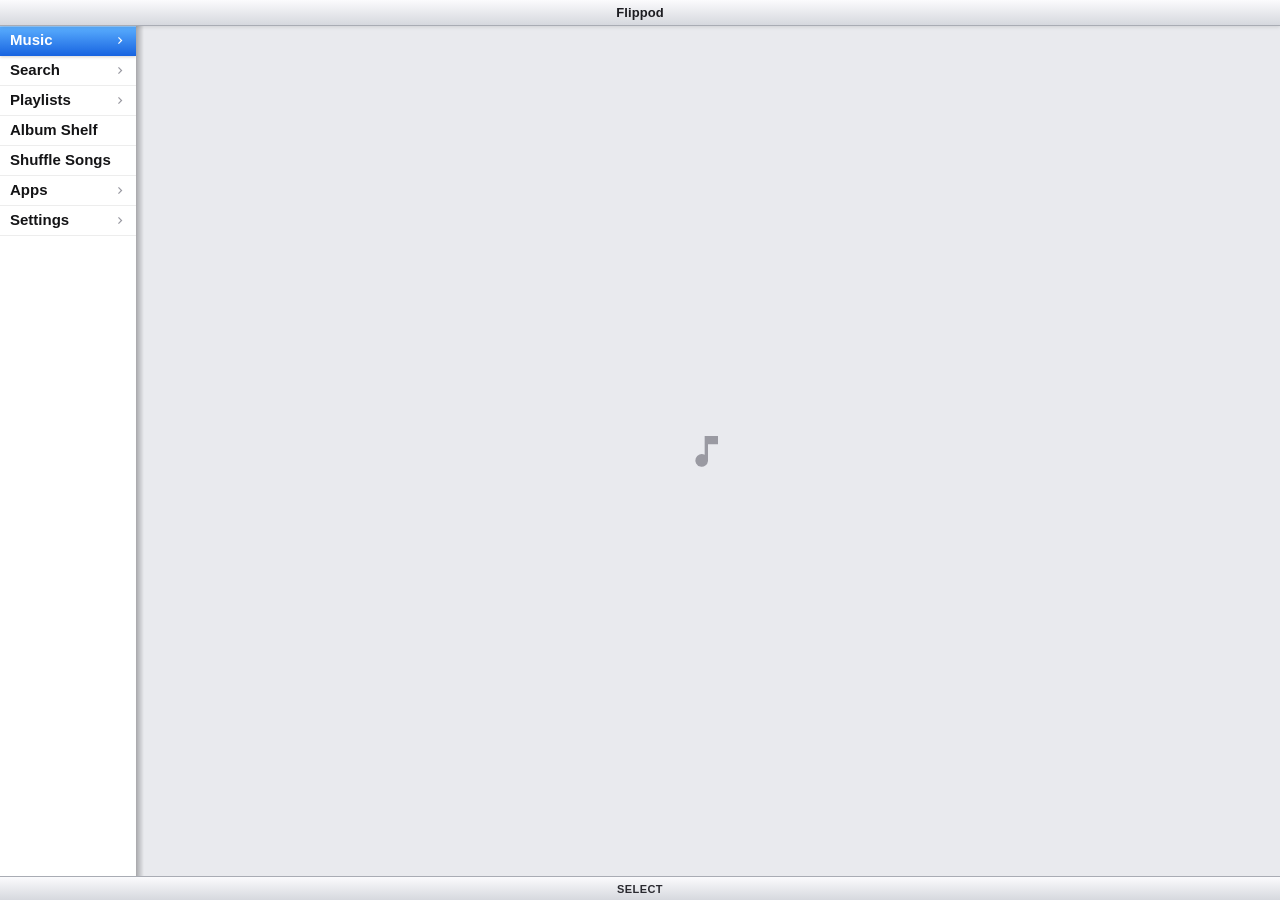
<file: app/index.html>
<!doctype html>
<html lang="en">
<head>
<meta charset="utf-8">
<meta name="viewport" content="width=device-width, user-scalable=no">
<title>Flippod</title>
<link rel="stylesheet" href="css/app.css">
<script src="http://shared.localhost/js/utils/common/lazy_loader.js"></script>
<script src="http://shared.localhost/js/session/task_scheduler.js"></script>
<script src="http://shared.localhost/js/session/lib_session.js"></script>
<script src="http://shared.localhost/js/session/settings/settings_observer.js"></script>
<script type="module" src="js/main.js"></script>
</head>
<body>
<div id="app">
  <header class="hdr"><div class="hdr-l"></div><div class="hdr-title"></div><div class="hdr-r"></div></header>
  <main class="views"></main>
  <footer class="sk"><span class="sk-l"></span><span class="sk-c"></span><span class="sk-r"></span></footer>
  <div id="splash"><div class="splash-logo"><div class="splash-disc"></div></div><div class="splash-name">Flippod</div></div>
</div>
</body>
</html>
</file>
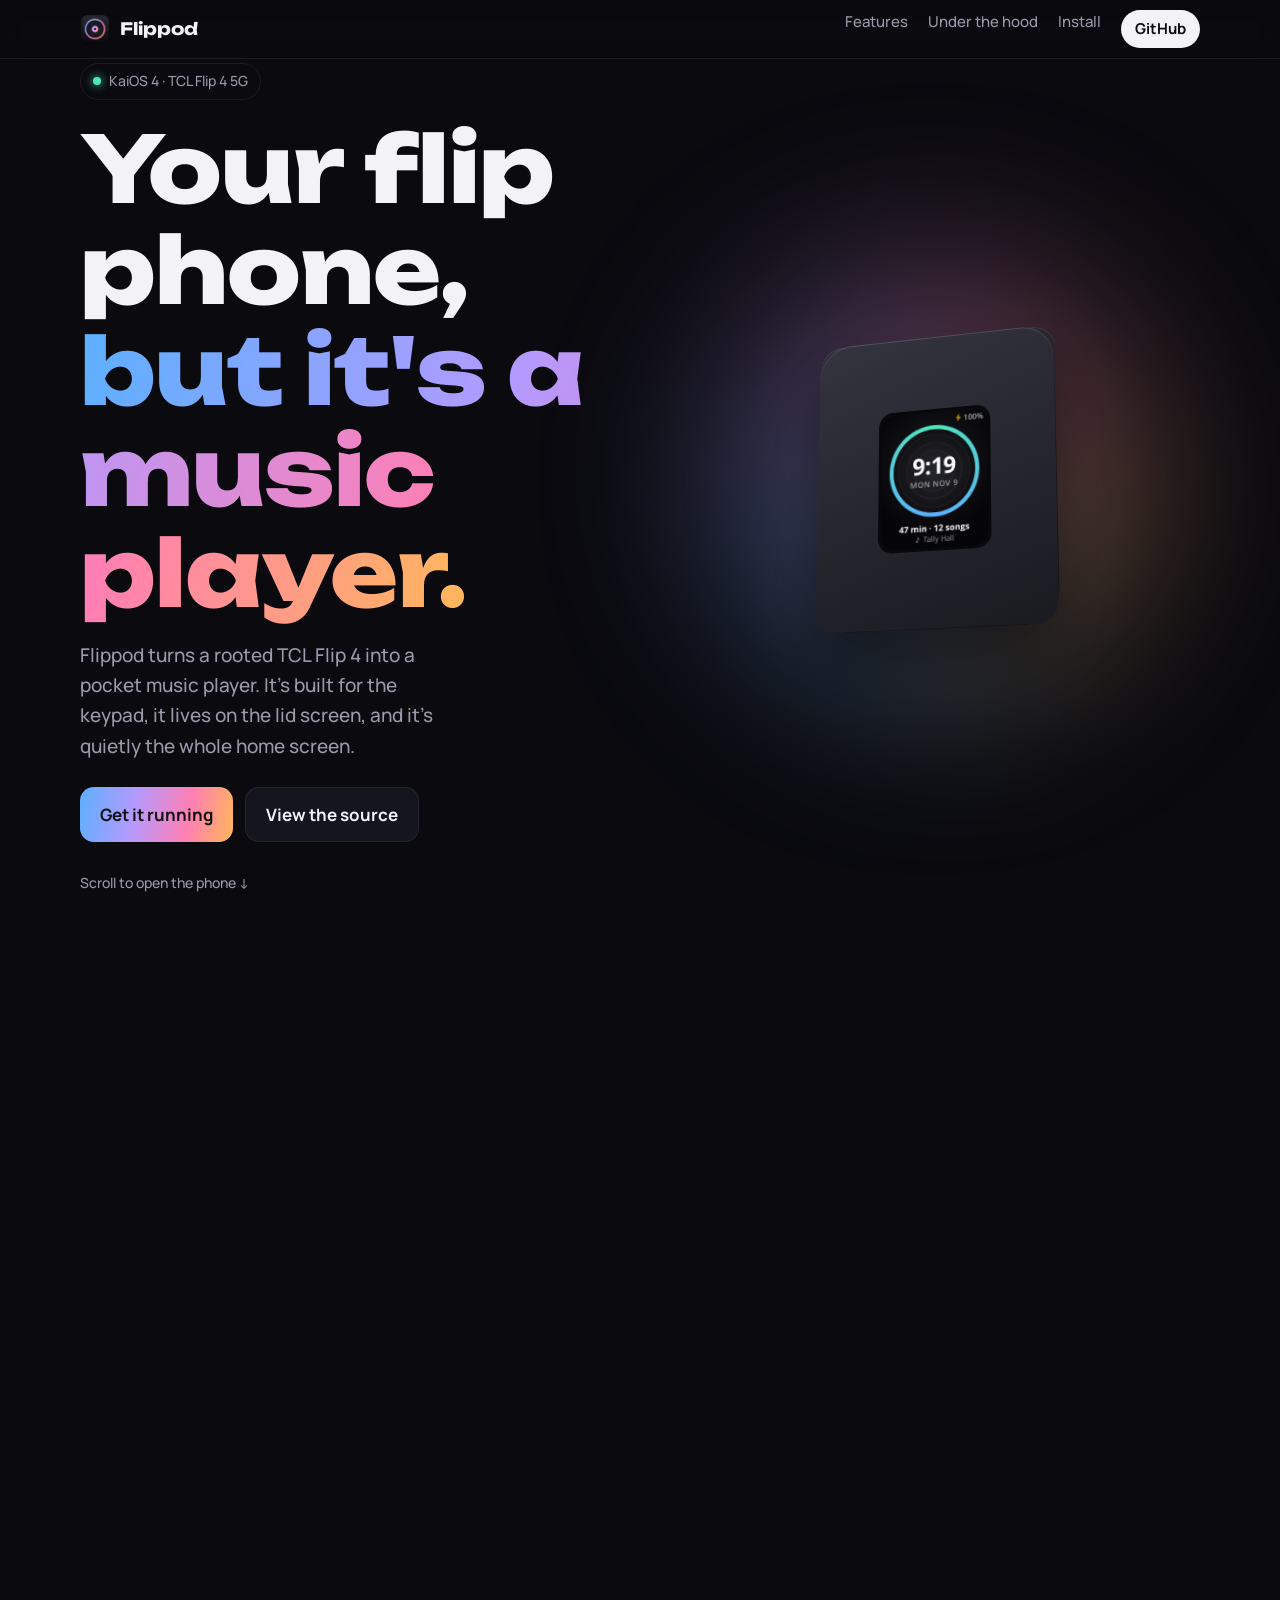
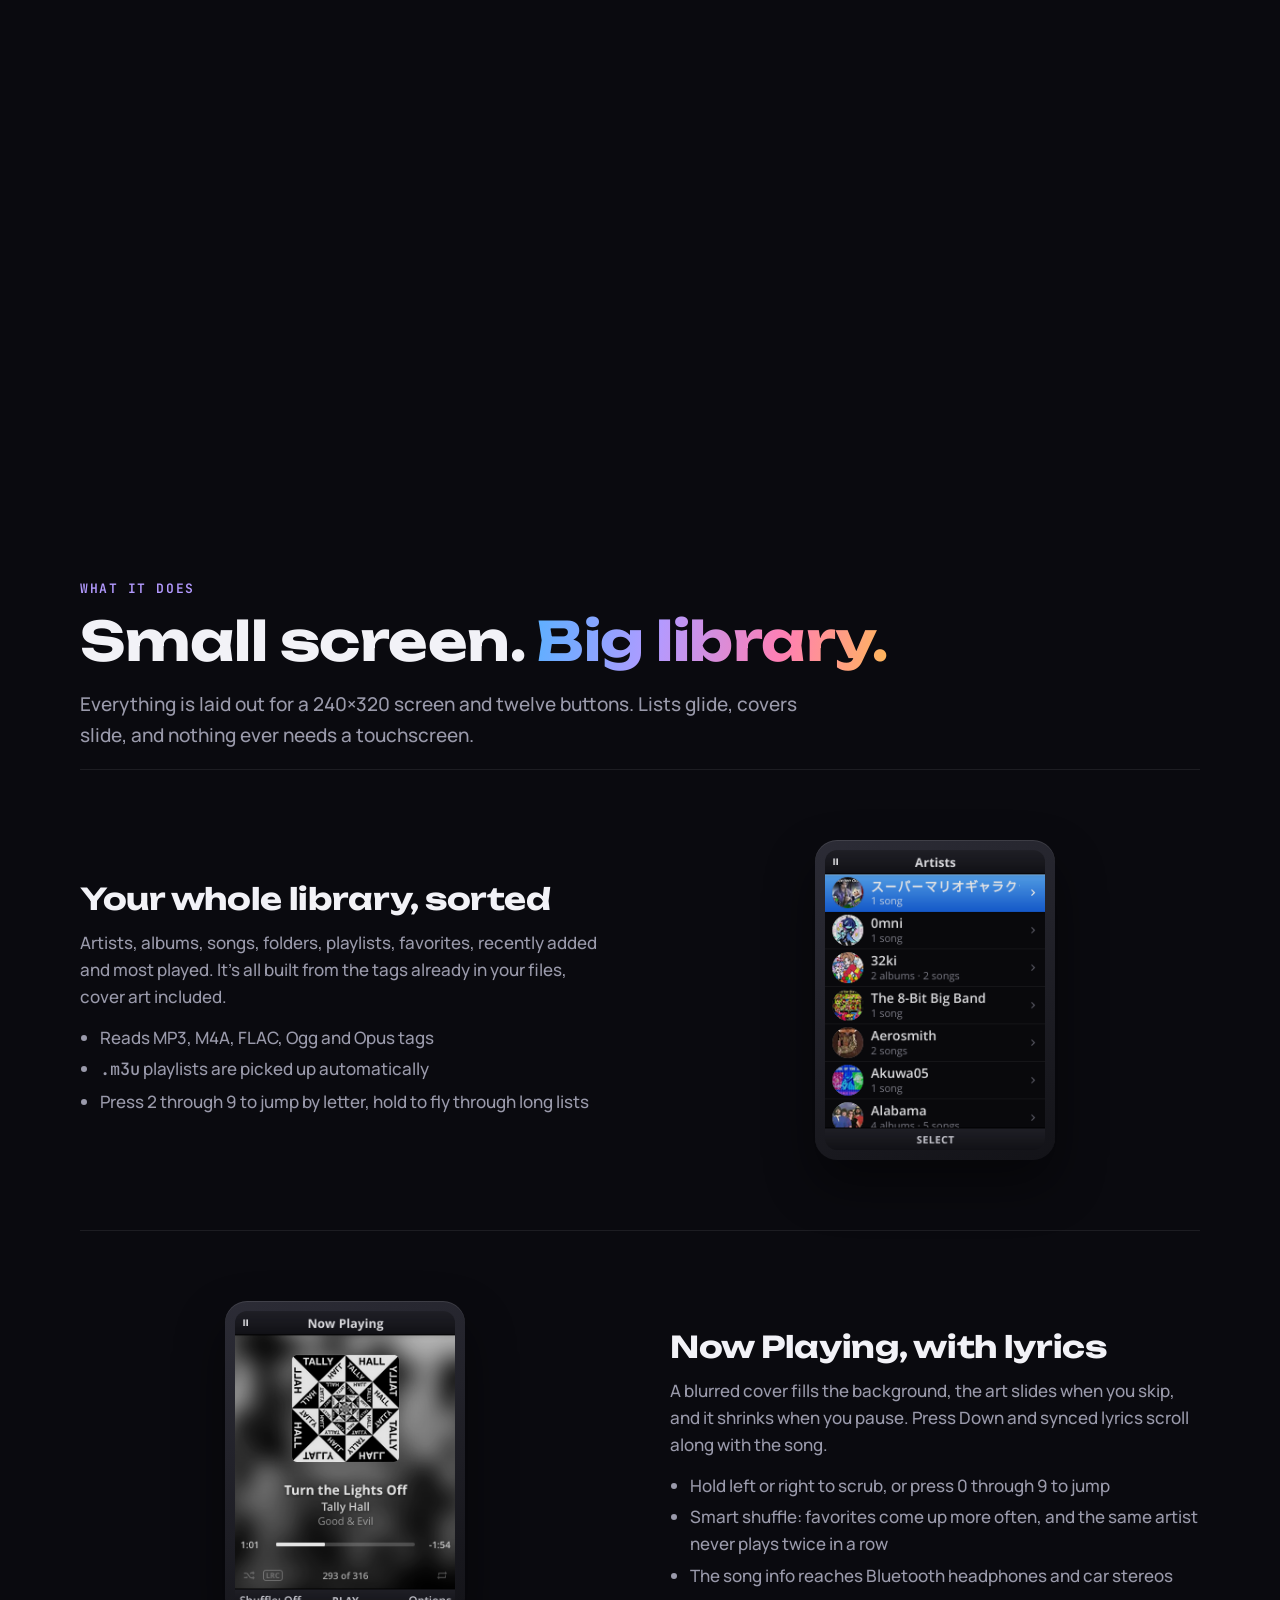
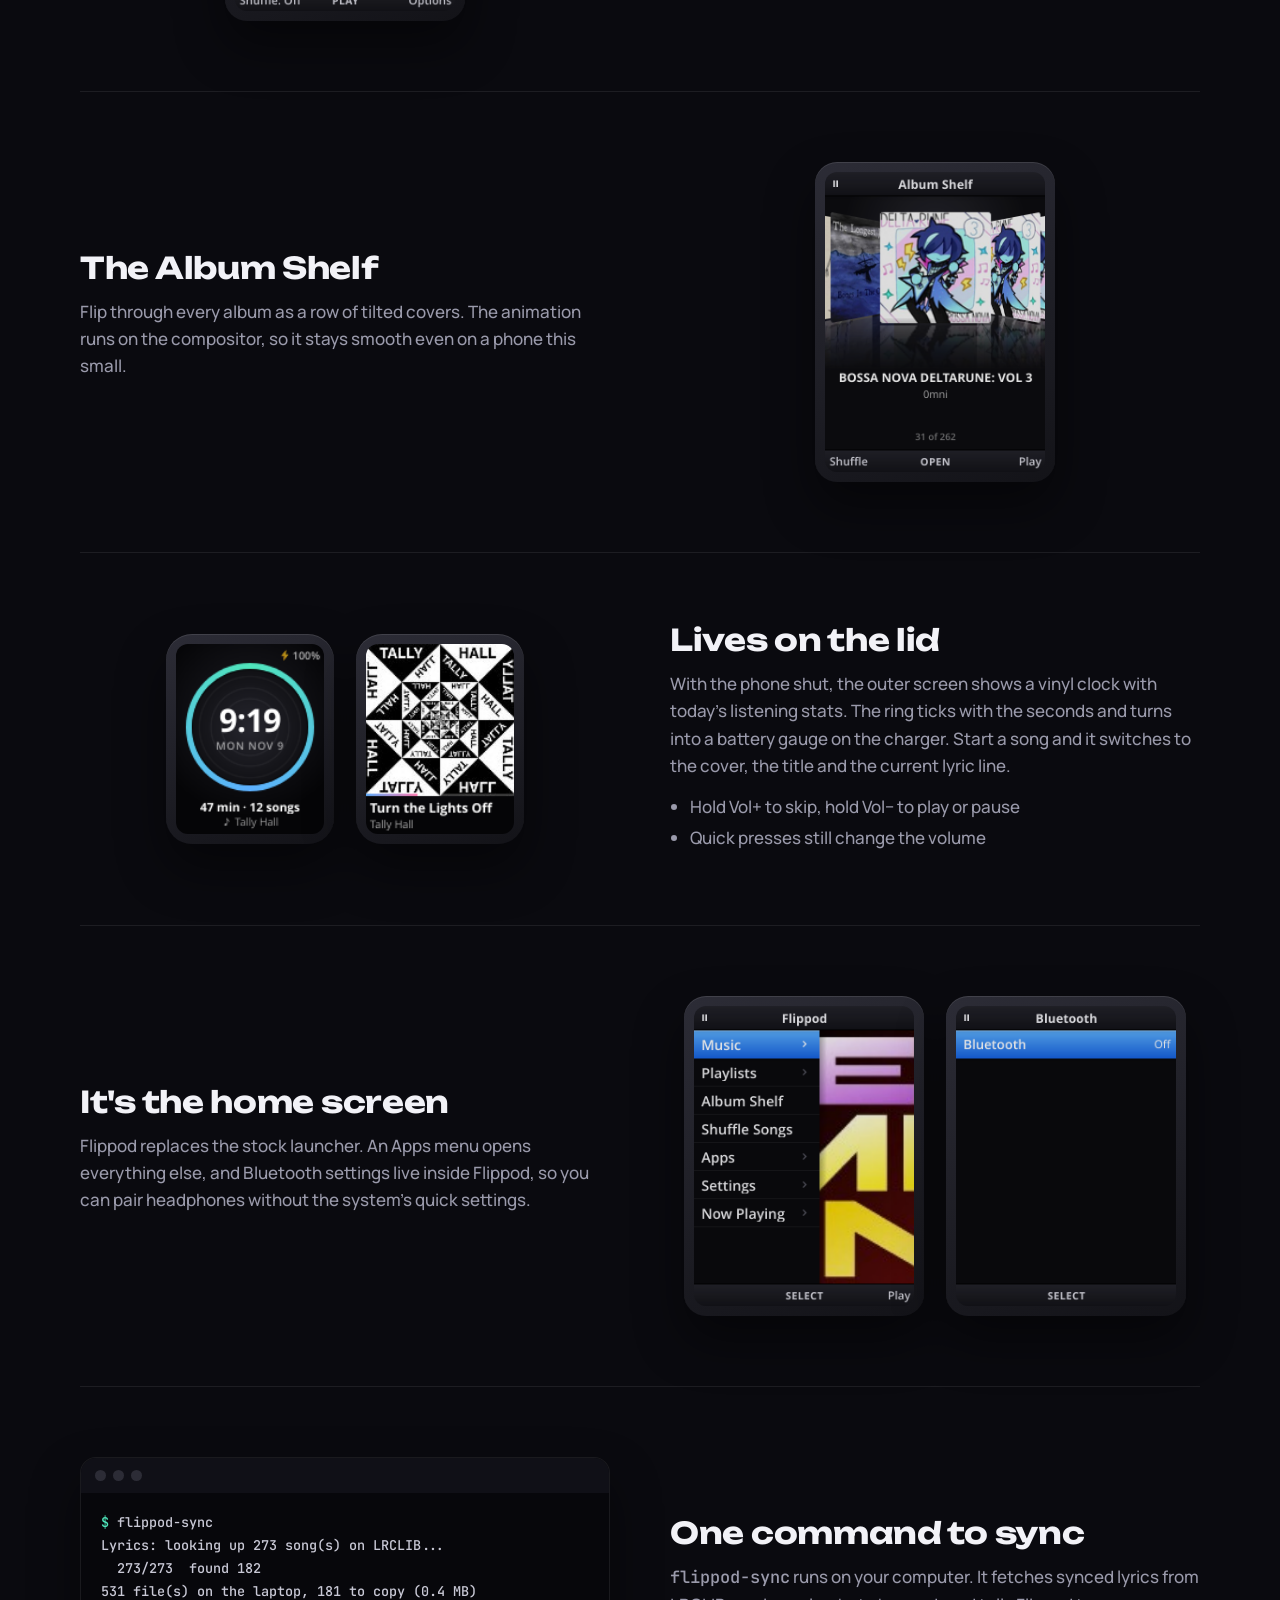
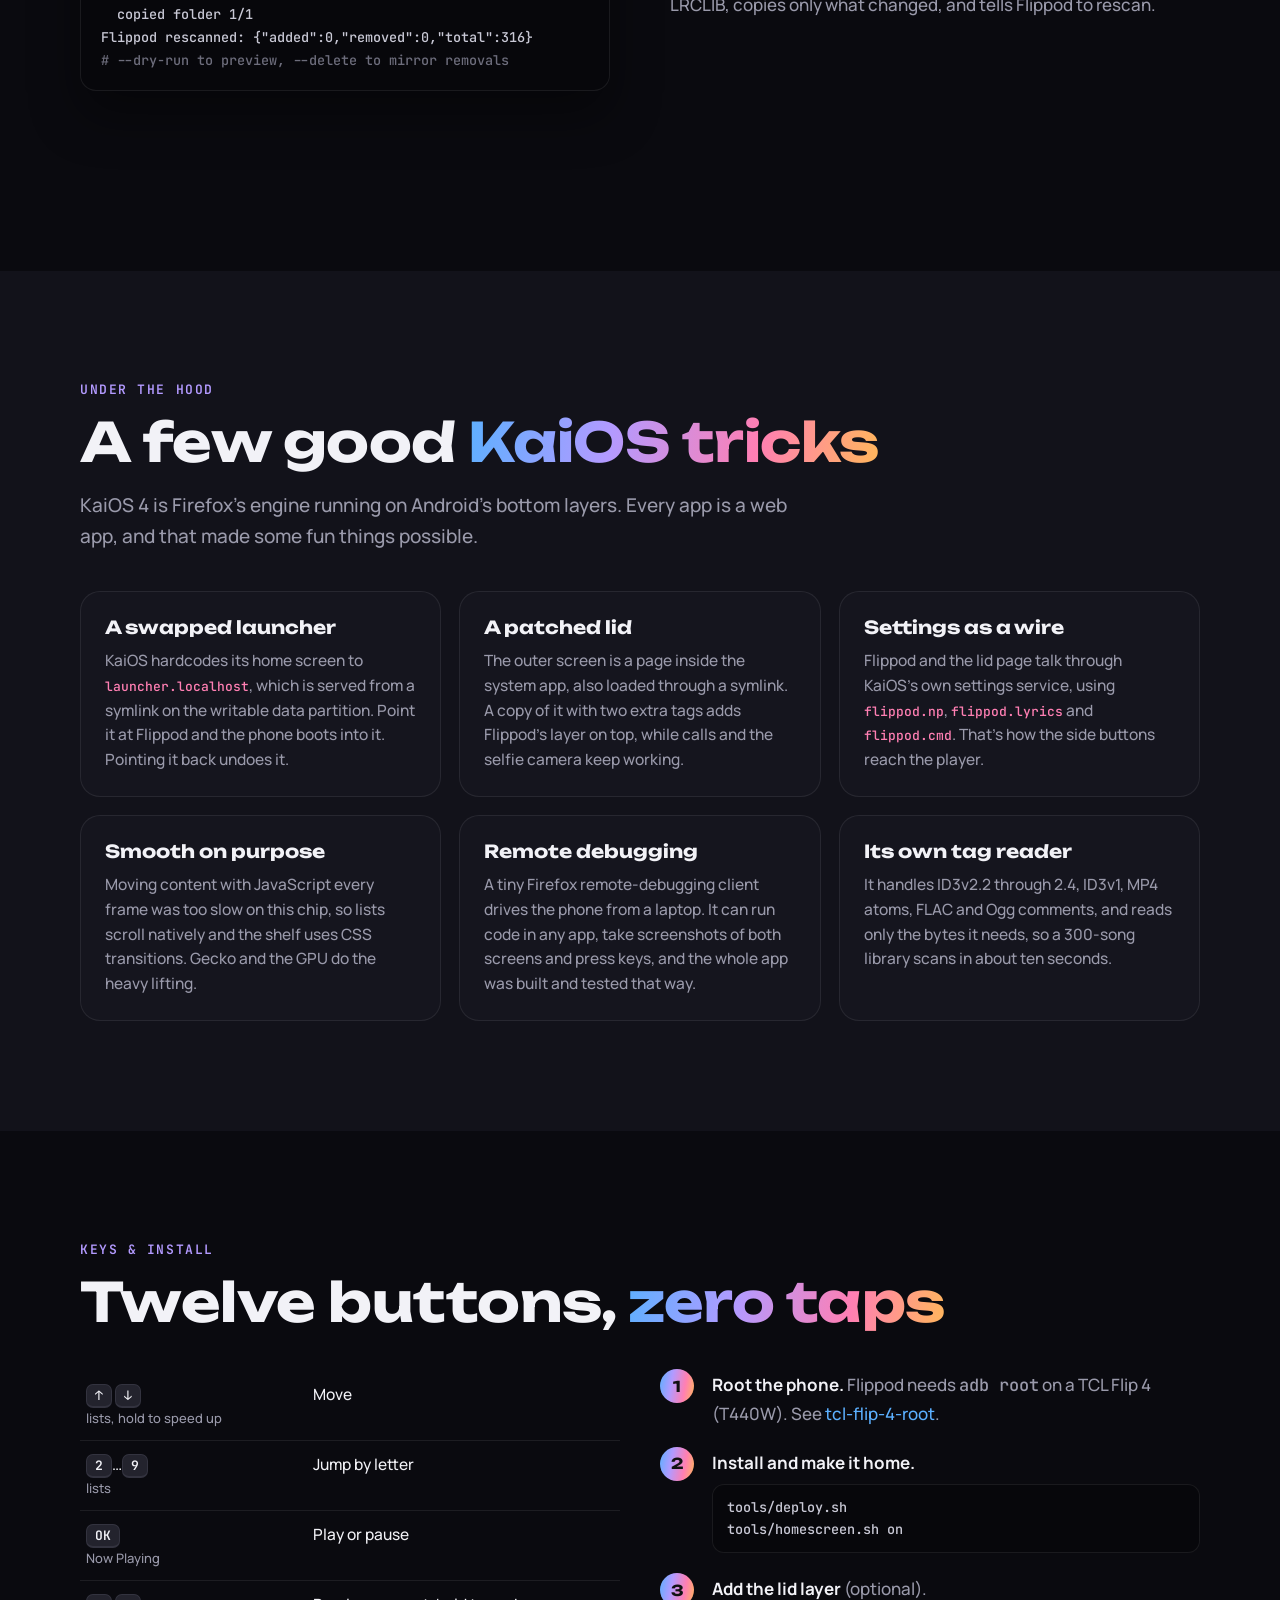
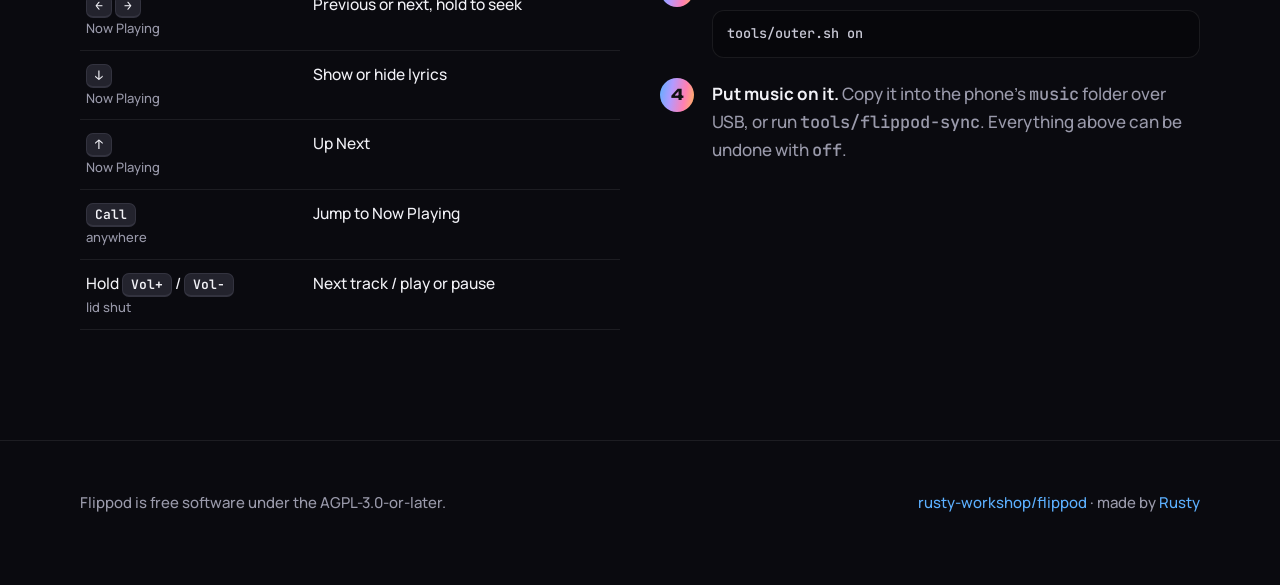
<file: docs/index.html>
<!doctype html>
<html lang="en">
<head>
<meta charset="utf-8">
<meta name="viewport" content="width=device-width, initial-scale=1">
<title>Flippod</title>
<meta name="description" content="A music player and home screen for the TCL Flip 4 5G, built for the keypad, the lid screen and KaiOS 4.">
<link rel="icon" href="img/icon.png">
<link rel="preconnect" href="https://fonts.googleapis.com">
<link rel="preconnect" href="https://fonts.gstatic.com" crossorigin>
<link href="https://fonts.googleapis.com/css2?family=Unbounded:wght@500;700;800&family=Manrope:wght@400;500;600;700&family=JetBrains+Mono:wght@400;600&display=swap" rel="stylesheet">
<style>
:root {
  --bg: #0a0a0f;
  --bg2: #12121a;
  --card: #15151e;
  --line: rgba(255, 255, 255, 0.08);
  --fg: #f2f2f7;
  --sub: #9a9aab;
  --blue: #5cb0ff;
  --violet: #b39aff;
  --pink: #ff7fb3;
  --amber: #ffb75a;
  --mint: #4fe6bb;
  --ring: conic-gradient(from 210deg, var(--blue), var(--violet), var(--pink), var(--amber), var(--blue));
  --grad: linear-gradient(100deg, var(--blue), var(--violet) 35%, var(--pink) 70%, var(--amber));
}
* { box-sizing: border-box; }
html { scroll-behavior: smooth; }
body { margin: 0; background: var(--bg); color: var(--fg); font: 500 17px/1.6 Manrope, system-ui, sans-serif; overflow-x: hidden; }
a { color: var(--blue); text-decoration: none; }
a:hover { text-decoration: underline; }
h1, h2, h3 { font-family: Unbounded, sans-serif; line-height: 1.1; margin: 0; letter-spacing: -0.01em; }
code, pre { font-family: "JetBrains Mono", monospace; }
.wrap { width: min(1120px, 100% - 32px); margin: 0 auto; }
.grad-text { background: var(--grad); -webkit-background-clip: text; background-clip: text; color: transparent; }

/* ---------- nav ---------- */
nav { position: fixed; inset: 0 0 auto; z-index: 50; backdrop-filter: blur(12px); background: rgba(10, 10, 15, 0.6); border-bottom: 1px solid var(--line); }
nav .wrap { display: flex; align-items: center; gap: 22px; height: 58px; }
.brand { display: flex; align-items: center; gap: 10px; font-family: Unbounded; font-weight: 700; color: var(--fg); }
.brand img { width: 30px; height: 30px; }
nav .links { margin-left: auto; display: flex; gap: 20px; font-size: 15px; }
nav .links a { color: var(--sub); }
nav .links a:hover { color: var(--fg); text-decoration: none; }
.gh { padding: 7px 14px; border-radius: 999px; background: var(--fg); color: var(--bg) !important; font-weight: 700; }
@media (max-width: 720px) { nav .links a:not(.gh) { display: none; } }

/* ---------- hero (scroll-driven flip) ---------- */
.hero { height: 230vh; position: relative; }
.hero-stick { position: sticky; top: 0; height: 100vh; display: grid; grid-template-columns: 1.05fr 1fr; align-items: center; gap: 30px; padding-top: 58px; }
.hero-copy .eyebrow { display: inline-flex; gap: 8px; align-items: center; padding: 6px 12px; border: 1px solid var(--line); border-radius: 999px; color: var(--sub); font-size: 14px; }
.hero-copy .eyebrow i { width: 8px; height: 8px; border-radius: 50%; background: var(--mint); box-shadow: 0 0 10px var(--mint); }
.hero-copy h1 { font-size: clamp(46px, 7.4vw, 92px); font-weight: 800; margin: 18px 0 16px; }
.hero-copy p { font-size: 19px; color: var(--sub); max-width: 32ch; margin: 0 0 26px; }
.cta { display: flex; gap: 12px; flex-wrap: wrap; }
.btn { display: inline-flex; align-items: center; gap: 8px; padding: 13px 20px; border-radius: 14px; font-weight: 700; border: 1px solid var(--line); color: var(--fg); background: var(--card); }
.btn.primary { border: 0; background: var(--grad); color: #111; }
.btn:hover { text-decoration: none; transform: translateY(-1px); }
.scroll-hint { margin-top: 30px; color: var(--sub); font-size: 14px; opacity: calc(1 - var(--open, 0) * 3); }

.stage { position: relative; height: 640px; perspective: 1400px; display: flex; justify-content: center; align-items: center; }
.glow { position: absolute; width: 440px; height: 440px; border-radius: 50%; background: var(--ring); filter: blur(90px); opacity: .35; }
.phone { position: relative; width: 250px; transform-style: preserve-3d; transform: translateY(calc(var(--open, 0) * 150px)) rotateX(calc(14deg - var(--open, 0) * 10deg)) rotateY(calc(-18deg + var(--open, 0) * 14deg)); }
.half { position: relative; width: 250px; height: 300px; border-radius: 30px; background: linear-gradient(160deg, #2e2e38, #17171d 60%, #101015); box-shadow: inset 0 1px 0 rgba(255, 255, 255, 0.12), 0 30px 60px rgba(0, 0, 0, 0.5); }
.base { display: flex; flex-direction: column; align-items: center; padding-top: 26px; gap: 12px; border-radius: 22px 22px 34px 34px; transform: translateZ(-3px); }
.lid { position: absolute; left: 0; bottom: 100%; transform-origin: 50% 100%; transform-style: preserve-3d; transform: rotateX(calc(-180deg + var(--open, 0) * 180deg)); border-radius: 34px 34px 22px 22px; background: none; box-shadow: none; }
.lid .face { position: absolute; inset: 0; border-radius: inherit; backface-visibility: hidden; display: flex; align-items: center; justify-content: center; box-shadow: inset 0 1px 0 rgba(255, 255, 255, 0.12), 0 30px 60px rgba(0, 0, 0, 0.5); }
.lid .inside { background: linear-gradient(160deg, #24242c, #111116); }
.lid .outside { transform: rotateY(180deg) rotateZ(180deg); background: linear-gradient(160deg, #34343f, #1a1a21); box-shadow: inset 0 1px 0 rgba(255, 255, 255, 0.15); }
.screen { width: 206px; height: 258px; border-radius: 10px; overflow: hidden; background: #000; box-shadow: 0 0 0 3px #08080b, 0 0 0 4px rgba(255, 255, 255, 0.06); }
.screen img { width: 100%; height: 100%; object-fit: cover; display: block; }
.mini { width: 112px; height: 140px; border-radius: 12px; overflow: hidden; box-shadow: 0 0 0 3px #08080b; }
.mini img { width: 100%; height: 100%; object-fit: cover; display: block; }
.dpad { width: 86px; height: 52px; border-radius: 26px; background: linear-gradient(#3a3a46, #24242c); box-shadow: inset 0 1px 0 rgba(255, 255, 255, 0.12); display: flex; align-items: center; justify-content: center; }
.dpad i { width: 30px; height: 22px; border-radius: 9px; background: #15151b; }
.keys { display: grid; grid-template-columns: repeat(3, 56px); gap: 9px 12px; }
.keys span { height: 26px; border-radius: 9px; background: linear-gradient(#30303a, #1d1d24); box-shadow: inset 0 1px 0 rgba(255, 255, 255, 0.1); font: 600 12px Manrope; color: #8d8d9c; display: flex; align-items: center; justify-content: center; }
@media (max-width: 860px) {
  .hero { height: auto; }
  .hero-stick { position: relative; height: auto; grid-template-columns: 1fr; padding-top: 96px; gap: 0; }
  .hero-copy p { max-width: none; }
  .scroll-hint { display: none; }
  .stage { height: 470px; margin-top: 10px; }
  .phone { transform: scale(.72) translateY(170px); }
}

/* ---------- sections ---------- */
section { padding: 110px 0; }
.kicker { font: 600 13px "JetBrains Mono", monospace; letter-spacing: .12em; text-transform: uppercase; color: var(--violet); margin-bottom: 14px; }
.sec-title { font-size: clamp(32px, 4.6vw, 54px); margin-bottom: 18px; }
.lead { color: var(--sub); font-size: 19px; max-width: 60ch; }
.feature { display: grid; grid-template-columns: 1fr 1fr; gap: 60px; align-items: center; padding: 70px 0; border-top: 1px solid var(--line); }
.feature:nth-child(even) .shots { order: -1; }
.feature h3 { font-size: 30px; margin-bottom: 14px; }
.feature p { color: var(--sub); margin: 0 0 14px; }
.feature ul { margin: 0; padding-left: 20px; color: var(--sub); }
.feature li { margin: 4px 0; }
.shots { display: flex; justify-content: center; gap: 22px; flex-wrap: wrap; }
.device { width: 240px; aspect-ratio: 3 / 4; border-radius: 22px; padding: 10px; background: linear-gradient(160deg, #2c2c36, #131318); box-shadow: 0 24px 50px rgba(0, 0, 0, 0.45), inset 0 1px 0 rgba(255, 255, 255, 0.1); transform: translateY(var(--ty, 30px)); opacity: var(--op, 0); transition: transform .9s cubic-bezier(.2, .85, .25, 1), opacity .9s ease; }
.device.small { width: 168px; aspect-ratio: 4 / 5; border-radius: 26px; }
.device img { width: 100%; height: 100%; border-radius: 12px; display: block; object-fit: cover; }
.device.swap { position: relative; }
.device.swap img + img { position: absolute; inset: 10px; width: calc(100% - 20px); height: calc(100% - 20px); opacity: 0; transition: opacity .8s ease; }
.device.swap.alt img + img { opacity: 1; }
.in .device { --ty: 0px; --op: 1; }
.in .device:nth-child(2) { transition-delay: .12s; }
@media (max-width: 860px) {
  .feature { grid-template-columns: 1fr; gap: 34px; }
  .feature:nth-child(even) .shots { order: 0; }
}

/* terminal */
.term { background: #07070b; border: 1px solid var(--line); border-radius: 16px; overflow: hidden; box-shadow: 0 24px 50px rgba(0, 0, 0, 0.4); }
.term .bar { display: flex; gap: 7px; padding: 12px 14px; background: #101017; }
.term .bar i { width: 11px; height: 11px; border-radius: 50%; background: #2c2c36; }
.term pre { margin: 0; padding: 18px 20px; font-size: 13.5px; line-height: 1.7; color: #c9c9d6; white-space: pre-wrap; }
.term .p { color: var(--mint); }
.term .d { color: #6d6d7c; }

/* under the hood */
.hood { display: grid; grid-template-columns: repeat(3, 1fr); gap: 18px; margin-top: 40px; }
.card { background: var(--card); border: 1px solid var(--line); border-radius: 20px; padding: 24px; }
.card h4 { font: 700 18px Unbounded; margin: 0 0 10px; }
.card p { margin: 0; color: var(--sub); font-size: 15.5px; }
.card code { font-size: 13px; color: var(--pink); }
@media (max-width: 860px) { .hood { grid-template-columns: 1fr; } }

/* keys + install */
.split { display: grid; grid-template-columns: 1fr 1fr; gap: 40px; margin-top: 40px; }
table { width: 100%; border-collapse: collapse; font-size: 15.5px; }
td { padding: 11px 6px; border-bottom: 1px solid var(--line); vertical-align: top; }
td:first-child { width: 42%; }
kbd { display: inline-block; padding: 2px 8px; border-radius: 7px; background: #23232d; border: 1px solid #33333f; border-bottom-width: 2px; font: 600 13px "JetBrains Mono", monospace; color: var(--fg); }
.where { display: block; color: var(--sub); font-size: 13px; }
.steps { counter-reset: s; list-style: none; padding: 0; margin: 0; }
.steps li { counter-increment: s; position: relative; padding: 0 0 22px 52px; color: var(--sub); }
.steps li::before { content: counter(s); position: absolute; left: 0; top: -2px; width: 34px; height: 34px; border-radius: 50%; display: flex; align-items: center; justify-content: center; font: 700 15px Unbounded; color: #111; background: var(--grad); }
.steps b { color: var(--fg); }
.steps pre { margin: 8px 0 0; padding: 12px 14px; border-radius: 12px; background: #07070b; border: 1px solid var(--line); color: #c9c9d6; font-size: 13.5px; overflow-x: auto; }
@media (max-width: 860px) { .split { grid-template-columns: 1fr; } }

footer { padding: 50px 0 70px; border-top: 1px solid var(--line); color: var(--sub); font-size: 15px; }
footer .wrap { display: flex; gap: 20px; flex-wrap: wrap; justify-content: space-between; align-items: center; }

@media (prefers-reduced-motion: reduce) {
  .hero { height: auto; }
  .hero-stick { position: relative; }
  .device { --ty: 0px; --op: 1; transition: none; }
}
</style>
</head>
<body>
<nav>
  <div class="wrap">
    <a class="brand" href="#"><img src="img/icon.png" alt="">Flippod</a>
    <div class="links">
      <a href="#features">Features</a>
      <a href="#hood">Under the hood</a>
      <a href="#install">Install</a>
      <a class="gh" href="https://github.com/rusty-workshop/flippod">GitHub</a>
    </div>
  </div>
</nav>

<header class="hero" id="top">
  <div class="hero-stick wrap">
    <div class="hero-copy">
      <span class="eyebrow"><i></i>KaiOS 4 · TCL Flip 4 5G</span>
      <h1>Your flip phone,<br><span class="grad-text">but it's a music player.</span></h1>
      <p>Flippod turns a rooted TCL Flip 4 into a pocket music player. It's built for the keypad, it lives on the lid screen, and it's quietly the whole home screen.</p>
      <div class="cta">
        <a class="btn primary" href="#install">Get it running</a>
        <a class="btn" href="https://github.com/rusty-workshop/flippod">View the source</a>
      </div>
      <div class="scroll-hint">Scroll to open the phone ↓</div>
    </div>
    <div class="stage" aria-hidden="true">
      <div class="glow"></div>
      <div class="phone">
        <div class="half lid">
          <div class="face inside"><div class="screen"><img src="img/main.png" alt=""></div></div>
          <div class="face outside"><div class="mini"><img src="img/lid-clock.png" alt=""></div></div>
        </div>
        <div class="half base">
          <div class="dpad"><i></i></div>
          <div class="keys">
            <span>1</span><span>2 abc</span><span>3 def</span>
            <span>4 ghi</span><span>5 jkl</span><span>6 mno</span>
            <span>7 pqrs</span><span>8 tuv</span><span>9 wxyz</span>
          </div>
        </div>
      </div>
    </div>
  </div>
</header>

<main>
<section id="features">
  <div class="wrap">
    <div class="kicker">What it does</div>
    <h2 class="sec-title">Small screen. <span class="grad-text">Big library.</span></h2>
    <p class="lead">Everything is laid out for a 240×320 screen and twelve buttons. Lists glide, covers slide, and nothing ever needs a touchscreen.</p>

    <div class="features">
      <div class="feature reveal">
        <div>
          <h3>Your whole library, sorted</h3>
          <p>Artists, albums, songs, folders, playlists, favorites, recently added and most played. It's all built from the tags already in your files, cover art included.</p>
          <ul>
            <li>Reads MP3, M4A, FLAC, Ogg and Opus tags</li>
            <li><code>.m3u</code> playlists are picked up automatically</li>
            <li>Press 2 through 9 to jump by letter, hold to fly through long lists</li>
          </ul>
        </div>
        <div class="shots"><div class="device"><img src="img/artists.png" alt="Artists list with round artist art"></div></div>
      </div>

      <div class="feature reveal">
        <div>
          <h3>Now Playing, with lyrics</h3>
          <p>A blurred cover fills the background, the art slides when you skip, and it shrinks when you pause. Press Down and synced lyrics scroll along with the song.</p>
          <ul>
            <li>Hold left or right to scrub, or press 0 through 9 to jump</li>
            <li>Smart shuffle: favorites come up more often, and the same artist never plays twice in a row</li>
            <li>The song info reaches Bluetooth headphones and car stereos</li>
          </ul>
        </div>
        <div class="shots"><div class="device swap" id="np-swap"><img src="img/nowplaying.png" alt="Now Playing screen"><img src="img/lyrics.png" alt="Synced lyrics view"></div></div>
      </div>

      <div class="feature reveal">
        <div>
          <h3>The Album Shelf</h3>
          <p>Flip through every album as a row of tilted covers. The animation runs on the compositor, so it stays smooth even on a phone this small.</p>
        </div>
        <div class="shots"><div class="device"><img src="img/shelf.png" alt="3D album shelf"></div></div>
      </div>

      <div class="feature reveal">
        <div>
          <h3>Lives on the lid</h3>
          <p>With the phone shut, the outer screen shows a vinyl clock with today's listening stats. The ring ticks with the seconds and turns into a battery gauge on the charger. Start a song and it switches to the cover, the title and the current lyric line.</p>
          <ul>
            <li>Hold Vol+ to skip, hold Vol− to play or pause</li>
            <li>Quick presses still change the volume</li>
          </ul>
        </div>
        <div class="shots"><div class="device small"><img src="img/lid-clock.png" alt="Vinyl clock on the lid screen"></div><div class="device small"><img src="img/lid-np.png" alt="Now playing on the lid screen"></div></div>
      </div>

      <div class="feature reveal">
        <div>
          <h3>It's the home screen</h3>
          <p>Flippod replaces the stock launcher. An Apps menu opens everything else, and Bluetooth settings live inside Flippod, so you can pair headphones without the system's quick settings.</p>
        </div>
        <div class="shots"><div class="device"><img src="img/main.png" alt="Main menu"></div><div class="device"><img src="img/bluetooth.png" alt="Bluetooth settings"></div></div>
      </div>

      <div class="feature reveal">
        <div>
          <h3>One command to sync</h3>
          <p><code>flippod-sync</code> runs on your computer. It fetches synced lyrics from LRCLIB, copies only what changed, and tells Flippod to rescan.</p>
        </div>
        <div class="shots" style="display:block">
          <div class="term"><div class="bar"><i></i><i></i><i></i></div>
<pre><span class="p">$</span> flippod-sync
Lyrics: looking up 273 song(s) on LRCLIB...
  273/273  found 182
531 file(s) on the laptop, 181 to copy (0.4 MB)
  copied folder 1/1
Flippod rescanned: {"added":0,"removed":0,"total":316}
<span class="d"># --dry-run to preview, --delete to mirror removals</span></pre></div>
        </div>
      </div>
    </div>
  </div>
</section>

<section id="hood" style="background: var(--bg2)">
  <div class="wrap">
    <div class="kicker">Under the hood</div>
    <h2 class="sec-title">A few good <span class="grad-text">KaiOS tricks</span></h2>
    <p class="lead">KaiOS 4 is Firefox's engine running on Android's bottom layers. Every app is a web app, and that made some fun things possible.</p>
    <div class="hood">
      <div class="card"><h4>A swapped launcher</h4><p>KaiOS hardcodes its home screen to <code>launcher.localhost</code>, which is served from a symlink on the writable data partition. Point it at Flippod and the phone boots into it. Pointing it back undoes it.</p></div>
      <div class="card"><h4>A patched lid</h4><p>The outer screen is a page inside the system app, also loaded through a symlink. A copy of it with two extra tags adds Flippod's layer on top, while calls and the selfie camera keep working.</p></div>
      <div class="card"><h4>Settings as a wire</h4><p>Flippod and the lid page talk through KaiOS's own settings service, using <code>flippod.np</code>, <code>flippod.lyrics</code> and <code>flippod.cmd</code>. That's how the side buttons reach the player.</p></div>
      <div class="card"><h4>Smooth on purpose</h4><p>Moving content with JavaScript every frame was too slow on this chip, so lists scroll natively and the shelf uses CSS transitions. Gecko and the GPU do the heavy lifting.</p></div>
      <div class="card"><h4>Remote debugging</h4><p>A tiny Firefox remote-debugging client drives the phone from a laptop. It can run code in any app, take screenshots of both screens and press keys, and the whole app was built and tested that way.</p></div>
      <div class="card"><h4>Its own tag reader</h4><p>It handles ID3v2.2 through 2.4, ID3v1, MP4 atoms, FLAC and Ogg comments, and reads only the bytes it needs, so a 300-song library scans in about ten seconds.</p></div>
    </div>
  </div>
</section>

<section id="install">
  <div class="wrap">
    <div class="kicker">Keys &amp; install</div>
    <h2 class="sec-title">Twelve buttons, <span class="grad-text">zero taps</span></h2>
    <div class="split">
      <table>
        <tr><td><kbd>↑</kbd> <kbd>↓</kbd><span class="where">lists, hold to speed up</span></td><td>Move</td></tr>
        <tr><td><kbd>2</kbd>…<kbd>9</kbd><span class="where">lists</span></td><td>Jump by letter</td></tr>
        <tr><td><kbd>OK</kbd><span class="where">Now Playing</span></td><td>Play or pause</td></tr>
        <tr><td><kbd>←</kbd> <kbd>→</kbd><span class="where">Now Playing</span></td><td>Previous or next, hold to seek</td></tr>
        <tr><td><kbd>↓</kbd><span class="where">Now Playing</span></td><td>Show or hide lyrics</td></tr>
        <tr><td><kbd>↑</kbd><span class="where">Now Playing</span></td><td>Up Next</td></tr>
        <tr><td><kbd>Call</kbd><span class="where">anywhere</span></td><td>Jump to Now Playing</td></tr>
        <tr><td>Hold <kbd>Vol+</kbd> / <kbd>Vol−</kbd><span class="where">lid shut</span></td><td>Next track / play or pause</td></tr>
      </table>
      <ol class="steps">
        <li><b>Root the phone.</b> Flippod needs <code>adb root</code> on a TCL Flip 4 (T440W). See <a href="https://github.com/ambercaravalho/tcl-flip-4-root">tcl-flip-4-root</a>.</li>
        <li><b>Install and make it home.</b><pre>tools/deploy.sh
tools/homescreen.sh on</pre></li>
        <li><b>Add the lid layer</b> (optional).<pre>tools/outer.sh on</pre></li>
        <li><b>Put music on it.</b> Copy it into the phone's <code>music</code> folder over USB, or run <code>tools/flippod-sync</code>. Everything above can be undone with <code>off</code>.</li>
      </ol>
    </div>
  </div>
</section>
</main>

<footer>
  <div class="wrap">
    <span>Flippod is free software under the AGPL-3.0-or-later.</span>
    <span><a href="https://github.com/rusty-workshop/flippod">rusty-workshop/flippod</a> · made by <a href="https://rusty.is-a.dev">Rusty</a></span>
  </div>
</footer>

<script>
// Hero: open the phone as you scroll through the sticky section.
const hero = document.querySelector('.hero');
const root = document.documentElement;
const reduce = matchMedia('(prefers-reduced-motion: reduce)').matches;
function onScroll() {
  if (reduce || innerWidth <= 860) { root.style.setProperty('--open', 1); return; }
  const r = hero.getBoundingClientRect();
  const span = hero.offsetHeight - innerHeight;
  const p = Math.min(1, Math.max(0, -r.top / (span * 0.75)));
  const e = p < 0.5 ? 4 * p * p * p : 1 - Math.pow(-2 * p + 2, 3) / 2;
  root.style.setProperty('--open', e.toFixed(4));
}
addEventListener('scroll', onScroll, { passive: true });
addEventListener('resize', onScroll);
onScroll();

// Fade features in as they arrive.
const io = new IntersectionObserver((es) => es.forEach((x) => { if (x.isIntersecting) { x.target.classList.add('in'); io.unobserve(x.target); } }), { threshold: 0.25 });
document.querySelectorAll('.reveal').forEach((el) => io.observe(el));

// Now Playing <-> lyrics swap.
const sw = document.getElementById('np-swap');
setInterval(() => sw.classList.toggle('alt'), 3200);
</script>
</body>
</html>
</file>
<file: app/css/app.css>
/* Flippod — 240x294 KaiOS screen */
*, *::before, *::after { box-sizing: border-box; }
html, body { margin: 0; height: 100%; overflow: hidden; background: #000; }
body { font-family: "Open Sans", "Noto Sans CJK JP", "Noto Sans CJK SC", "Droid Sans Fallback", Roboto, sans-serif; -moz-osx-font-smoothing: grayscale; }

#app {
  --hdr-h: 26px;
  --sk-h: 24px;
  position: relative;
  width: 100vw;
  height: 100vh;
  overflow: hidden;
  display: flex;
  flex-direction: column;
  background: var(--bg);
  color: var(--fg);
  /* classic */
  --bg: #ffffff;
  --fg: #141416;
  --sub: #74747c;
  --line: rgba(0, 0, 0, 0.07);
  --hdr-top: #fbfbfd;
  --hdr-bot: #d6d8de;
  --hdr-fg: #1d1d22;
  --hdr-line: #a9acb4;
  --sk-fg: #2a2a30;
  --sheet-bg: #f4f4f7;
  --panel-bg: #e9eaee;
  --chev: #9a9aa2;
}
#app[data-theme="midnight"] {
  --bg: #0b0b0e;
  --fg: #f3f3f6;
  --sub: #8a8a96;
  --line: rgba(255, 255, 255, 0.06);
  --hdr-top: #23232b;
  --hdr-bot: #141419;
  --hdr-fg: #f2f2f6;
  --hdr-line: #000;
  --sk-fg: #d9d9e2;
  --sheet-bg: #1a1a20;
  --panel-bg: #121216;
  --chev: #5b5b66;
}
#app[data-theme="album"] {
  --tint: 70, 110, 220;
  --bg: color-mix(in srgb, rgb(var(--tint)) 16%, #09090b);
  --fg: #f5f5f8;
  --sub: color-mix(in srgb, rgb(var(--tint)) 35%, #9a9aa4);
  --line: rgba(255, 255, 255, 0.06);
  --hdr-top: color-mix(in srgb, rgb(var(--tint)) 30%, #1c1c22);
  --hdr-bot: color-mix(in srgb, rgb(var(--tint)) 18%, #0f0f13);
  --hdr-fg: #fff;
  --hdr-line: #000;
  --sk-fg: #e8e8ee;
  --sheet-bg: color-mix(in srgb, rgb(var(--tint)) 14%, #18181d);
  --panel-bg: #0d0d10;
  --chev: rgba(255, 255, 255, 0.35);
  --a1: color-mix(in srgb, rgb(var(--tint)) 85%, #fff);
  --a2: color-mix(in srgb, rgb(var(--tint)) 85%, #000);
}
#app[data-accent="blue"]   { --a1: #5cb0ff; --a2: #1763e0; }
#app[data-accent="pink"]   { --a1: #ff7fb3; --a2: #dc2c6c; }
#app[data-accent="mint"]   { --a1: #4fe6bb; --a2: #0f9a78; }
#app[data-accent="orange"] { --a1: #ffb75a; --a2: #e8640e; }
#app[data-accent="violet"] { --a1: #b39aff; --a2: #6436e0; }
#app[data-accent="red"]    { --a1: #ff7676; --a2: #cf2626; }
#app[data-theme="album"][data-accent] {
  --a1: color-mix(in srgb, rgb(var(--tint)) 80%, #fff);
  --a2: color-mix(in srgb, rgb(var(--tint)) 80%, #000);
}
#app.theming, #app.theming .hdr, #app.theming .sk, #app.theming .lv-hl, #app.theming .row, #app.theming .page {
  transition: background-color .4s ease, color .4s ease, background .4s ease;
}

.hide { display: none !important; }
.ic { width: 16px; height: 16px; fill: currentColor; flex: none; }

/* ---------- header ---------- */
.hdr {
  position: relative;
  z-index: 5;
  height: var(--hdr-h);
  flex: none;
  display: grid;
  grid-template-columns: 40px 1fr 40px;
  align-items: center;
  background: linear-gradient(var(--hdr-top), var(--hdr-bot));
  border-bottom: 1px solid var(--hdr-line);
  color: var(--hdr-fg);
  box-shadow: 0 1px 4px rgba(0, 0, 0, 0.12);
}
.hdr-l { padding-left: 8px; display: flex; align-items: center; height: 100%; }
.hdr-r { padding-right: 8px; display: flex; justify-content: flex-end; align-items: center; height: 100%; }
.hdr-shuf { width: 13px; height: 13px; }
.hdr-title { position: relative; height: 100%; overflow: hidden; }
.hdr-title .t {
  position: absolute; inset: 0;
  display: flex; align-items: center; justify-content: center;
  font-size: 13px; font-weight: 700; letter-spacing: 0.1px;
  white-space: nowrap; overflow: hidden; text-overflow: ellipsis;
}
.hdr-ic { width: 11px; height: 11px; display: none; }
.hdr-ic.on { display: block; }
.eq { display: none; align-items: flex-end; gap: 2px; height: 11px; }
.eq.on { display: flex; }
.eq i { display: block; width: 2.5px; height: 11px; background: currentColor; border-radius: 1px; transform-origin: bottom; animation: eq 1s ease-in-out infinite; }
.eq i:nth-child(2) { animation-duration: .8s; animation-delay: -.3s; }
.eq i:nth-child(3) { animation-duration: 1.15s; animation-delay: -.6s; }
@keyframes eq { 0%, 100% { transform: scaleY(.25); } 50% { transform: scaleY(1); } }

/* ---------- softkeys ---------- */
.sk {
  position: relative; z-index: 5;
  height: var(--sk-h); flex: none;
  display: grid; grid-template-columns: 1fr auto 1fr; align-items: center;
  padding: 0 7px;
  background: linear-gradient(var(--hdr-top), var(--hdr-bot));
  border-top: 1px solid var(--hdr-line);
  color: var(--sk-fg);
  font-size: 12px; font-weight: 600;
}
.sk span { white-space: nowrap; overflow: hidden; }
.sk-c { text-align: center; text-transform: uppercase; font-weight: 700; letter-spacing: .4px; font-size: 11px; padding: 0 6px; }
.sk-r { text-align: right; }

/* ---------- views ---------- */
.views { position: relative; flex: 1; overflow: hidden; }
.view { position: absolute; inset: 0; background: var(--bg); will-change: transform; }
.view.off { visibility: hidden; }
.page { overflow: hidden; }

/* ---------- list ---------- */
.lv { position: relative; overflow: hidden; height: 100%; }
.lv-scroll { position: absolute; inset: 0; overflow: hidden; scrollbar-width: none; }
.lv-rows { position: relative; }
.lv-hl {
  position: absolute; left: 0; right: 0; top: 0;
  background: linear-gradient(var(--a1), var(--a2));
  box-shadow: inset 0 1px 0 rgba(255, 255, 255, 0.35), 0 1px 3px rgba(0, 0, 0, 0.18);
  will-change: transform;
}
.row {
  position: absolute; left: 0; right: 0; top: 0;
  display: flex; align-items: center; gap: 8px;
  padding: 0 9px 0 10px;
  border-bottom: 1px solid var(--line);
  color: var(--fg);
  transition: color .12s ease;
}
.row-txt { flex: 1; min-width: 0; }
.l1 { font-size: 14px; font-weight: 600; white-space: nowrap; overflow: hidden; text-overflow: ellipsis; line-height: 1.25; }
.l1 span { display: inline-block; }
.l1.mq { text-overflow: clip; }
.l2 { font-size: 11px; color: var(--sub); white-space: nowrap; overflow: hidden; text-overflow: ellipsis; line-height: 1.3; transition: color .12s ease; }
.row-right { flex: none; display: flex; align-items: center; gap: 4px; font-size: 12px; color: var(--sub); transition: color .12s ease; }
.chev { width: 13px; height: 13px; color: var(--chev); }
.mini-play { width: 10px; height: 10px; color: var(--a2); }
.row.sel, .row.sel .l2, .row.sel .row-right, .row.sel .chev, .row.sel .mini-play { color: #fff; }
.row.sel .l2 { color: rgba(255, 255, 255, 0.82); }
.row.sel { border-bottom-color: transparent; }
.row.dim .l1 { opacity: .55; }
.lv-main .l1 { font-size: 15px; }
.lv-sheet .row { padding: 0 12px; }
.lv-bar { position: absolute; right: 1px; top: 0; bottom: 0; width: 3px; opacity: 0; transition: opacity .35s ease; pointer-events: none; }
.lv-bar.on { opacity: 1; }
.lv-thumb { width: 3px; border-radius: 2px; background: var(--sub); opacity: .55; will-change: transform; }
.lv-empty { display: none; position: absolute; inset: 0; align-items: center; justify-content: center; text-align: center; padding: 20px; color: var(--sub); font-size: 13px; }
.lv-empty.on { display: flex; }

/* art boxes */
.art { position: relative; flex: none; overflow: hidden; background: #888; }
.art img { position: absolute; inset: 0; width: 100%; height: 100%; object-fit: cover; }
.art img.hide { display: block !important; opacity: 0; }
.art img.fade-in { animation: fadein .3s ease both; }
@keyframes fadein { from { opacity: 0; } to { opacity: 1; } }
.art .ph-note { display: none; position: absolute; left: 50%; top: 50%; width: 46%; height: 46%; transform: translate(-50%, -50%); fill: rgba(255, 255, 255, 0.75); }
.art.ph { background: linear-gradient(135deg, hsl(var(--h, 220) 55% 58%), hsl(calc(var(--h, 220) + 50) 60% 38%)); }
.art.ph .ph-note { display: block; }
.row-art { width: 30px; height: 30px; border-radius: 4px; box-shadow: 0 0 0 1px rgba(0, 0, 0, 0.08); }
.lv-album .row-art, .lv-artist .row-art { width: 33px; height: 33px; }
.lv-artist .row-art { border-radius: 50%; }
.row-ico { width: 24px; height: 24px; flex: none; display: flex; align-items: center; justify-content: center; }
.row-ico img { width: 24px; height: 24px; }
.row-ico .ic { width: 14px; height: 14px; color: var(--sub); }
.row.sel .row-ico .ic { color: #fff; }

/* ---------- main menu split ---------- */
.page.main { display: flex; }
.page.main .lv { width: 136px; flex: none; }
.panel { position: relative; flex: 1; overflow: hidden; background: var(--panel-bg); }
.panel::before { content: ""; position: absolute; left: 0; top: 0; bottom: 0; width: 8px; z-index: 3; background: linear-gradient(90deg, rgba(0, 0, 0, 0.28), transparent); }
.kb { position: absolute; inset: 0; opacity: 0; transition: opacity .9s ease; overflow: hidden; }
.kb.on { opacity: 1; }
.kb img { position: absolute; left: -10%; top: -10%; width: 120%; height: 120%; object-fit: cover; will-change: transform; }
.panel-empty { position: absolute; inset: 0; display: none; align-items: center; justify-content: center; }
.panel-empty.on { display: flex; }
.panel-empty .ic { width: 40px; height: 40px; fill: var(--chev); }
.panel-cap { position: absolute; left: 0; right: 0; bottom: 0; z-index: 2; padding: 22px 7px 7px; background: linear-gradient(transparent, rgba(0, 0, 0, 0.78)); color: #fff; opacity: 0; transform: translateY(8px); transition: opacity .3s ease, transform .35s cubic-bezier(.2, .85, .25, 1); }
.panel-cap.on { opacity: 1; transform: none; }
.pc-t { font-size: 11px; font-weight: 700; white-space: nowrap; overflow: hidden; text-overflow: ellipsis; }
.pc-a { font-size: 10px; opacity: .8; white-space: nowrap; overflow: hidden; text-overflow: ellipsis; }

/* ---------- now playing ---------- */
.page.np { --np-r: 60; --np-g: 70; --np-b: 110; background: rgb(calc(var(--np-r) * .35), calc(var(--np-g) * .35), calc(var(--np-b) * .35)); color: #fff; }
.np-bg { position: absolute; inset: 0; overflow: hidden; }
.np-bg img { position: absolute; left: -30px; top: -30px; width: calc(100% + 60px); height: calc(100% + 60px); opacity: 0; transition: opacity .8s ease; filter: blur(10px) saturate(1.35); }
.np-bg img.on { opacity: 1; }
.np-bg::after { content: ""; position: absolute; inset: 0; background: linear-gradient(rgba(0, 0, 0, 0.2), rgba(0, 0, 0, 0.35) 45%, rgba(0, 0, 0, 0.72)); }
.np-stage { position: absolute; top: 11px; left: 50%; width: 132px; height: 132px; margin-left: -66px; perspective: 520px; transform-origin: 50% 55%; will-change: transform; }
.np-cover { position: absolute; inset: 0; will-change: transform, opacity; }
.np-cover.off { visibility: hidden; }
.np-art { position: absolute; inset: 0; width: 132px; height: 132px; border-radius: 6px; box-shadow: 0 10px 22px rgba(0, 0, 0, 0.45), 0 0 0 1px rgba(255, 255, 255, 0.08); }
.np-glow { position: absolute; left: 8px; right: 8px; top: 30px; bottom: -14px; border-radius: 30px; background: rgb(var(--np-r), var(--np-g), var(--np-b)); filter: blur(16px); opacity: .7; transition: background-color .8s ease; }
.np-ref { display: none; }
.np-info { position: absolute; top: 156px; left: 10px; right: 10px; text-align: center; text-shadow: 0 1px 3px rgba(0, 0, 0, 0.5); }
.np-title { font-size: 14px; font-weight: 700; white-space: nowrap; overflow: hidden; text-overflow: ellipsis; line-height: 18px; }
.np-title span { display: inline-block; }
.np-title.mq { text-overflow: clip; }
.np-artist { font-size: 12px; font-weight: 600; opacity: .88; white-space: nowrap; overflow: hidden; text-overflow: ellipsis; line-height: 16px; }
.np-album { font-size: 11px; opacity: .6; white-space: nowrap; overflow: hidden; text-overflow: ellipsis; line-height: 15px; }
.np-prog { position: absolute; left: 8px; right: 8px; top: 216px; display: flex; align-items: center; gap: 6px; }
.np-time { width: 32px; flex: none; font-size: 10px; font-weight: 600; font-variant-numeric: tabular-nums; opacity: .85; }
.np-time.r { text-align: right; }
.np-bar { position: relative; flex: 1; height: 4px; border-radius: 2px; background: rgba(255, 255, 255, 0.22); transition: transform .2s ease; }
.np-fill { position: absolute; inset: 0; border-radius: 2px; background: #fff; transform-origin: left; transform: scaleX(0); will-change: transform; }
.np-knob { position: absolute; left: -5px; top: -3px; width: 10px; height: 10px; border-radius: 50%; background: #fff; box-shadow: 0 1px 4px rgba(0, 0, 0, 0.5); opacity: 0; scale: .4; transition: opacity .2s ease, scale .25s cubic-bezier(.2, .85, .25, 1); will-change: transform; }
.np.seeking .np-knob { opacity: 1; scale: 1; }
.np.seeking .np-bar { transform: scaleY(1.5); }
.np-foot { position: absolute; left: 10px; right: 10px; bottom: 5px; height: 18px; display: flex; align-items: center; justify-content: space-between; }
.np-fl, .np-fr { display: flex; gap: 8px; width: 50px; align-items: center; }
.np-fr { justify-content: flex-end; }
.np-ic { width: 14px; height: 14px; opacity: .3; transition: opacity .25s ease, color .25s ease; }
.np-ic.on { opacity: 1; color: var(--a1); }
.np-ic.gone { display: none; }
.np-pos { font-size: 10px; font-weight: 600; opacity: .7; font-variant-numeric: tabular-nums; }
.np-stage, .np-info { transition: opacity .35s ease; }
.np.lyr-on .np-stage, .np.lyr-on .np-info { opacity: 0; }
.np-lyr { position: absolute; left: 0; right: 0; top: 6px; height: 202px; overflow: hidden; opacity: 0; transition: opacity .35s ease; pointer-events: none; }
.np.lyr-on .np-lyr { opacity: 1; }
.np-lyr-in { padding: 0 14px; transition: transform .6s cubic-bezier(.2, .85, .25, 1); will-change: transform; }
.np-lyr .l { margin: 0 0 8px; font-size: 13px; font-weight: 700; line-height: 17px; text-align: center; opacity: .32; text-shadow: 0 1px 3px rgba(0, 0, 0, 0.45); transition: opacity .35s ease, transform .35s ease; }
.np-lyr .l.on { opacity: 1; transform: scale(1.07); }
.np-lrc { font-size: 8px; font-weight: 800; line-height: 10px; padding: 0 2px; border: 1px solid currentColor; border-radius: 3px; opacity: .3; transition: opacity .25s ease, color .25s ease; }
.np.lyr-on .np-lrc { opacity: 1; color: var(--a1); }
.np-lrc.gone { display: none; }
.np-seek { position: absolute; top: 50px; left: 50%; transform: translateX(-50%); font-size: 30px; font-weight: 700; opacity: 0; transition: opacity .2s ease; text-shadow: 0 2px 8px rgba(0, 0, 0, 0.6); }
.np.seeking .np-seek { opacity: .9; }

/* ---------- album shelf ---------- */
.page.shelf { background: radial-gradient(ellipse at 50% 30%, #2b2b33 0%, #0d0d10 62%); color: #fff; }
.shelf-cap, .shelf-n { z-index: 201; }
.shelf-stage { position: absolute; left: 50%; top: 24px; width: 0; height: 104px; }
.shelf-cov { position: absolute; left: -52px; top: 0; width: 104px; height: 104px; will-change: transform; transition: transform .42s cubic-bezier(.2, .85, .25, 1), opacity .3s ease; }
.shelf-art { position: absolute; inset: 0; width: 104px; height: 104px; border-radius: 3px; outline: 1px solid rgba(255, 255, 255, 0.07); outline-offset: -1px; }
.shelf-ref { position: absolute; left: 0; top: 106px; width: 104px; height: 104px; transform: scaleY(-1); opacity: .3; }
.shelf-floor { position: absolute; left: 0; right: 0; top: 130px; bottom: 0; z-index: 200; background: linear-gradient(rgba(13, 13, 16, 0.05), rgba(13, 13, 16, 0.75) 22%, #0d0d10 40%); pointer-events: none; }
.shelf-cap { position: absolute; left: 10px; right: 10px; top: 184px; text-align: center; }
.shelf-t { font-size: 13px; font-weight: 700; white-space: nowrap; overflow: hidden; text-overflow: ellipsis; }
.shelf-a { font-size: 11px; opacity: .7; white-space: nowrap; overflow: hidden; text-overflow: ellipsis; margin-top: 1px; }
.shelf-n { position: absolute; bottom: 7px; left: 0; right: 0; text-align: center; font-size: 10px; opacity: .45; font-weight: 600; font-variant-numeric: tabular-nums; }

/* ---------- overlays ---------- */
.letter { display: none; position: absolute; z-index: 30; top: 50%; left: 50%; width: 70px; height: 70px; transform: translate(-50%, -50%); border-radius: 16px; background: rgba(10, 10, 14, 0.78); color: #fff; font-size: 40px; font-weight: 700; align-items: center; justify-content: center; box-shadow: 0 8px 24px rgba(0, 0, 0, 0.35); }
.letter.on { display: flex; }
.toast { display: none; position: absolute; z-index: 40; left: 50%; bottom: 34px; transform: translateX(-50%); max-width: 210px; padding: 6px 13px; border-radius: 15px; background: rgba(18, 18, 22, 0.92); color: #fff; font-size: 12px; font-weight: 600; white-space: nowrap; overflow: hidden; text-overflow: ellipsis; box-shadow: 0 4px 14px rgba(0, 0, 0, 0.35); }
.toast.on { display: block; }
.scrim { position: absolute; z-index: 20; inset: 0; background: rgba(0, 0, 0, 0.45); }
.sheet { position: absolute; z-index: 21; left: 0; right: 0; bottom: 0; background: var(--sheet-bg); border-radius: 12px 12px 0 0; overflow: hidden; box-shadow: 0 -6px 20px rgba(0, 0, 0, 0.3); color: var(--fg); }
.sheet-title { padding: 8px 12px 6px; font-size: 11px; font-weight: 700; color: var(--sub); text-transform: uppercase; letter-spacing: .5px; white-space: nowrap; overflow: hidden; text-overflow: ellipsis; text-align: center; }
.sheet .lv { background: var(--sheet-bg); }
.sheet .row { border-bottom-color: var(--line); }
.sheet-sk { height: 24px; display: grid; grid-template-columns: 1fr auto 1fr; align-items: center; padding: 0 8px; font-size: 12px; font-weight: 600; border-top: 1px solid var(--line); }
.sheet-sk span:nth-child(2) { text-transform: uppercase; font-size: 11px; font-weight: 700; }
.sheet-sk span:nth-child(3) { text-align: right; }
.prompt-in { display: block; width: calc(100% - 24px); margin: 4px 12px 12px; padding: 8px 10px; font: 600 14px "Open Sans", sans-serif; border-radius: 8px; border: 2px solid var(--a2); background: var(--bg); color: var(--fg); outline: none; }

/* ---------- first-run scan ---------- */
.scan { position: absolute; z-index: 15; left: 0; right: 0; top: var(--hdr-h); bottom: var(--sk-h); background: var(--bg); display: flex; flex-direction: column; align-items: center; justify-content: center; gap: 10px; }
.scan-ring { width: 68px; height: 68px; border-radius: 50%; display: flex; align-items: center; justify-content: center; background: linear-gradient(var(--a1), var(--a2)); box-shadow: 0 6px 18px rgba(0, 0, 0, 0.25); animation: pulse 1.6s ease-in-out infinite; }
.scan-ring .ic { width: 32px; height: 32px; fill: #fff; }
@keyframes pulse { 0%, 100% { transform: scale(1); } 50% { transform: scale(1.07); } }
.scan-lbl { font-size: 14px; font-weight: 700; }
.scan-bar { width: 150px; height: 4px; border-radius: 2px; background: var(--line); overflow: hidden; }
.scan-fill { width: 100%; height: 100%; background: linear-gradient(90deg, var(--a1), var(--a2)); transform-origin: left; transform: scaleX(0); transition: transform .25s ease; }
.scan-sub { font-size: 11px; color: var(--sub); font-variant-numeric: tabular-nums; min-height: 15px; }

/* ---------- splash ---------- */
#splash { position: absolute; z-index: 50; inset: 0; background: #000; display: flex; flex-direction: column; align-items: center; justify-content: center; gap: 14px; }
.splash-logo { width: 76px; height: 76px; border-radius: 50%; padding: 4px; background: conic-gradient(#5cb0ff, #b39aff, #ff7fb3, #ffb75a, #4fe6bb, #5cb0ff); animation: spin 2.4s linear infinite; }
.splash-disc { width: 100%; height: 100%; border-radius: 50%; background: radial-gradient(circle, #000 0 9px, #1b1b20 10px 100%); }
.splash-name { color: #fff; font-size: 17px; font-weight: 300; letter-spacing: 3px; }
@keyframes spin { to { transform: rotate(360deg); } }

/* ---------- T9 search ---------- */
.page.search { display: flex; flex-direction: column; }
.srch-box { height: 46px; flex: none; display: flex; align-items: center; padding: 0 8px; border-bottom: 1px solid var(--line); background: var(--sheet-bg); overflow: hidden; }
.srch-keys { display: flex; gap: 4px; overflow: hidden; }
.srch-k { display: flex; flex-direction: column; align-items: center; justify-content: center; min-width: 22px; height: 32px; padding: 0 3px; border-radius: 7px; background: linear-gradient(var(--a1), var(--a2)); color: #fff; animation: srchpop .18s cubic-bezier(.2, .85, .25, 1); }
.srch-k b { font-size: 13px; line-height: 14px; }
.srch-k i { font-style: normal; font-size: 8px; line-height: 10px; opacity: .85; text-transform: uppercase; }
.srch-k.sp { background: var(--line); color: var(--sub); }
.srch-hint { color: var(--sub); font-size: 12px; }
@keyframes srchpop { from { transform: scale(.6); opacity: 0; } to { transform: none; opacity: 1; } }
</file>
